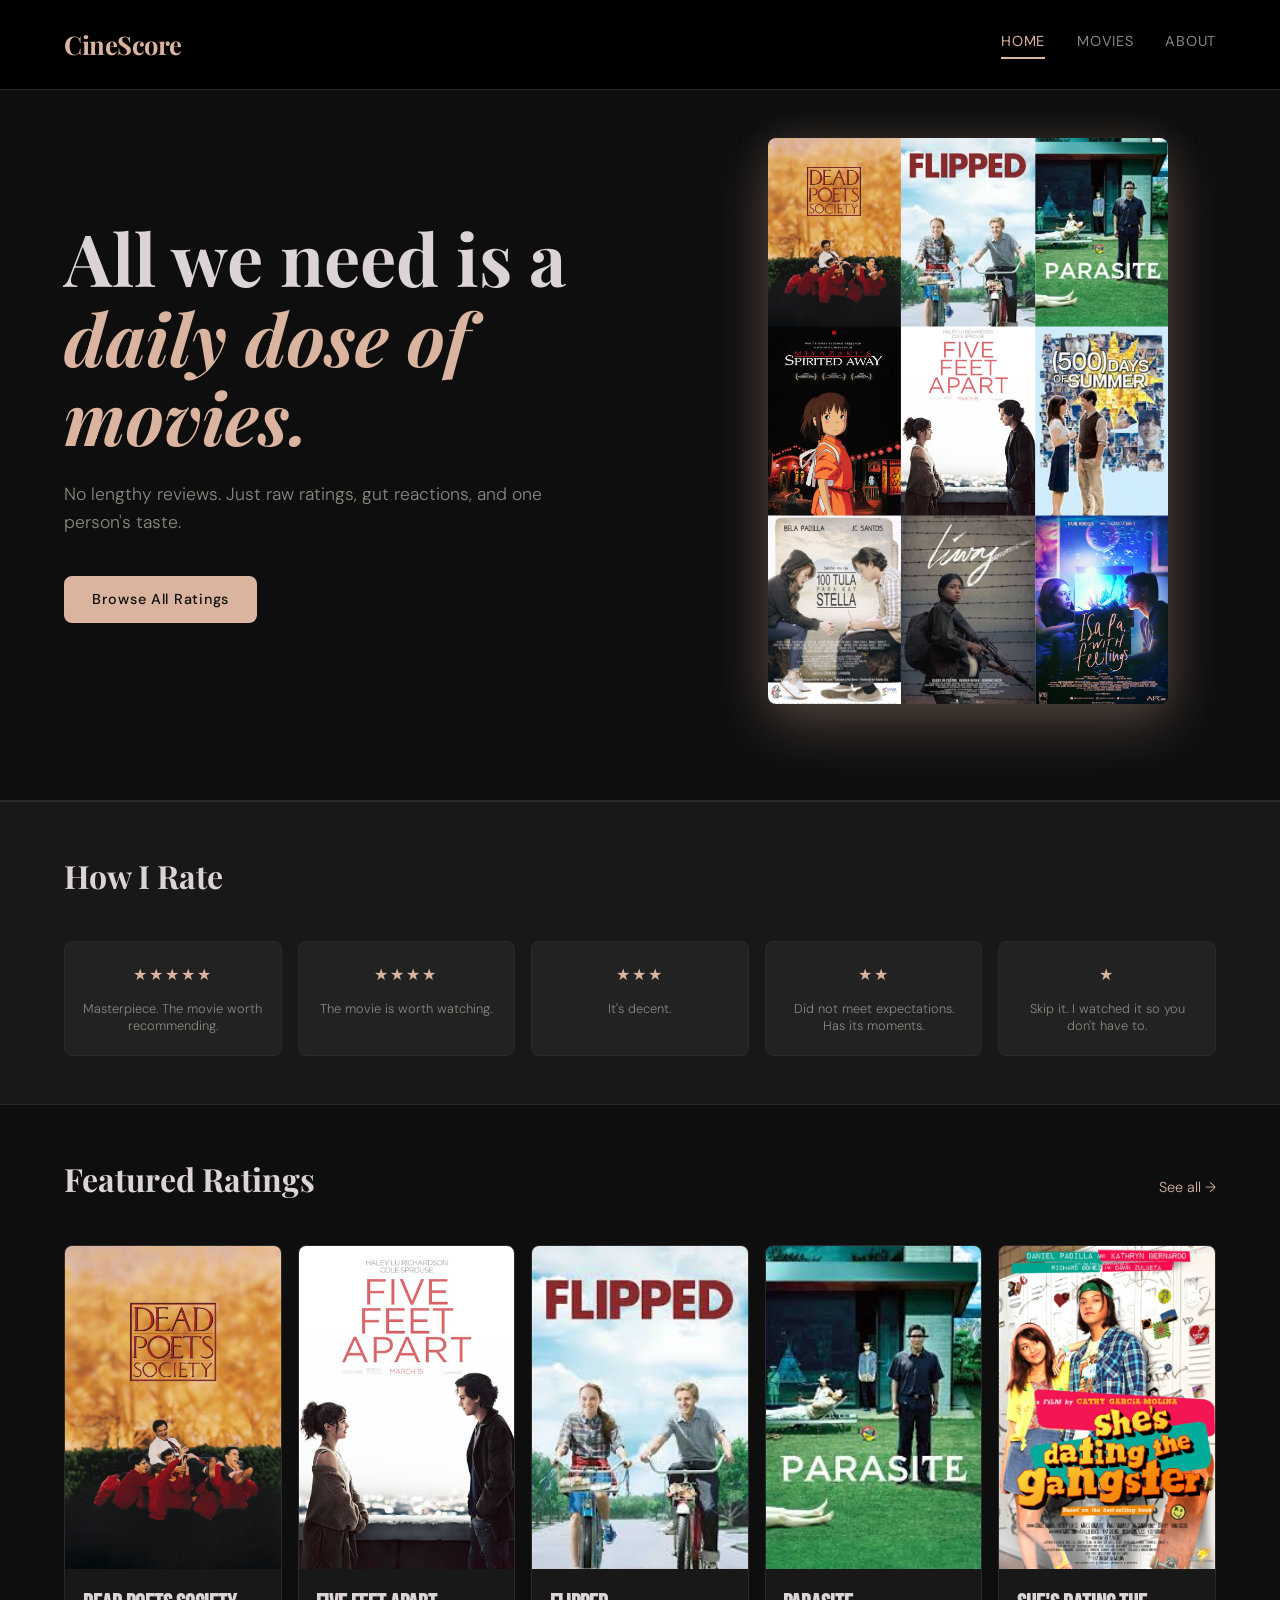
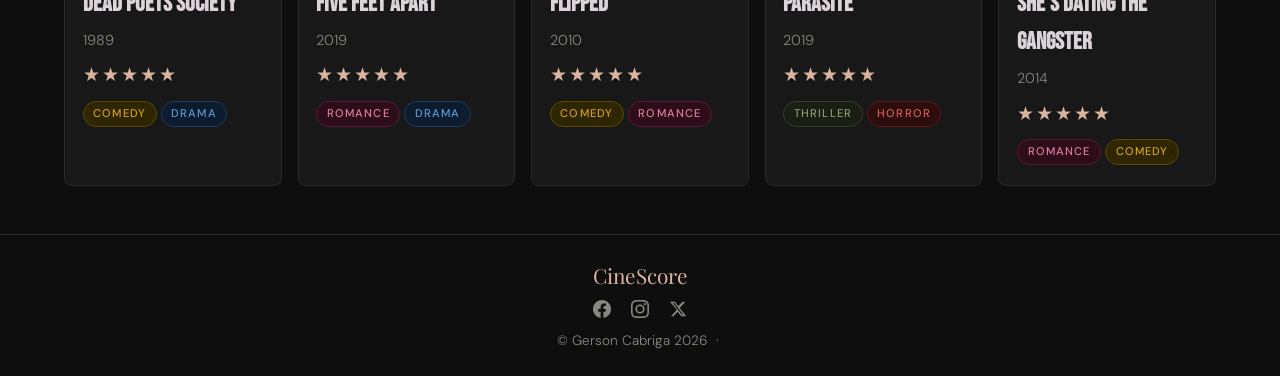
<file: index.html>
<!DOCTYPE html>
<html lang="en">
<head>
  <meta charset="UTF-8" />
  <meta name="viewport" content="width=device-width, initial-scale=1.0"/>
  <title>CineScore — Movie Ratings</title>
  <link href="https://fonts.googleapis.com/css2?family=Playfair+Display:ital,wght@0,700;1,400&family=DM+Sans:wght@300;400;500&display=swap" rel="stylesheet"/>
  <link href="https://fonts.googleapis.com/css2?family=Bebas+Neue&display=swap" rel="stylesheet">
  <link rel="stylesheet" href="css/style.css"/>
  <link rel="stylesheet" href="css/index.css"/>
</head>
<body>
 
  <!-- NAVIGATION -->
  <header>
    <a href="index.html" class="logo">CineScore</a>
    <nav>
      <a href="index.html" class="nav-active">HOME</a>
      <a href="movies.html">MOVIES</a>
      <a href="about.html">ABOUT</a>
    </nav>
  </header>
 
  <!-- HERO -->
  <section class="hero">
    <div class="hero-text">
      <h1>All we need is a<br/><em>daily dose of movies.</em></h1>
      <p class="hero-sub">No lengthy reviews. Just raw ratings, gut reactions, and one person's taste.</p>
      <a href="movies.html" class="btn">Browse All Ratings</a>
    </div>
    <span> <img src="images/featured_posters.png" alt="Featured Movie Poster"></span>
    <div class="hero-accent"></div>
  </section>
 
  <!-- RATING SYSTEM -->
  <section class="rating-system">
    <h2>How I Rate</h2>
    <div class="rating-cards">
      <div class="rating-card">
        <span class="stars">★★★★★</span>
        <p>Masterpiece. The movie worth recommending.</p>
      </div>
      <div class="rating-card">
        <span class="stars">★★★★</span>
        <p>The movie is worth watching.</p>
      </div>
      <div class="rating-card">
        <span class="stars">★★★</span>
        <p>It's decent.</p>
      </div>
      <div class="rating-card">
        <span class="stars">★★</span>
        <p>Did not meet expectations. Has its moments.</p>
      </div>
      <div class="rating-card">
        <span class="stars">★</span>
        <p>Skip it. I watched it so you don't have to.</p>
      </div>
    </div>
  </section>
 
  <!-- LATEST RATINGS -->
 <section class="latest">
  <div class="section-header">
    <h2>Featured Ratings</h2>
    <a href="movies.html" class="see-all">See all →</a>
  </div>
  <div class="cards-grid" id="latest-grid">
    <p style="color:#888;font-size:0.8rem;">Loading...</p>
  </div>
</section>
 
  <!-- FOOTER -->
    <footer>
    <p class="footer-logo">CineScore</p>
    <div class="footer-socials">
      <a href="https://www.facebook.com/gersoncabriga.23" target="_blank" aria-label="Facebook">
        <svg viewBox="0 0 24 24"><path d="M24 12.073C24 5.405 18.627 0 12 0S0 5.405 0 12.073C0 18.1 4.388 23.094 10.125 24v-8.437H7.078v-3.49h3.047V9.41c0-3.025 1.792-4.697 4.533-4.697 1.312 0 2.686.236 2.686.236v2.97h-1.513c-1.491 0-1.956.93-1.956 1.886v2.268h3.328l-.532 3.49h-2.796V24C19.612 23.094 24 18.1 24 12.073z"/></svg>
      </a>
      <a href="https://instagram.com/grsn_23" target="_blank" aria-label="Instagram">
        <svg viewBox="0 0 24 24"><path d="M12 2.163c3.204 0 3.584.012 4.85.07 3.252.148 4.771 1.691 4.919 4.919.058 1.265.069 1.645.069 4.849 0 3.205-.012 3.584-.069 4.849-.149 3.225-1.664 4.771-4.919 4.919-1.266.058-1.644.07-4.85.07-3.204 0-3.584-.012-4.849-.07-3.26-.149-4.771-1.699-4.919-4.92-.058-1.265-.07-1.644-.07-4.849 0-3.204.013-3.583.07-4.849.149-3.227 1.664-4.771 4.919-4.919 1.266-.057 1.645-.069 4.849-.069zM12 0C8.741 0 8.333.014 7.053.072 2.695.272.273 2.69.073 7.052.014 8.333 0 8.741 0 12c0 3.259.014 3.668.072 4.948.2 4.358 2.618 6.78 6.98 6.98C8.333 23.986 8.741 24 12 24c3.259 0 3.668-.014 4.948-.072 4.354-.2 6.782-2.618 6.979-6.98.059-1.28.073-1.689.073-4.948 0-3.259-.014-3.667-.072-4.947-.196-4.354-2.617-6.78-6.979-6.98C15.668.014 15.259 0 12 0zm0 5.838a6.162 6.162 0 100 12.324 6.162 6.162 0 000-12.324zM12 16a4 4 0 110-8 4 4 0 010 8zm6.406-11.845a1.44 1.44 0 100 2.881 1.44 1.44 0 000-2.881z"/></svg>
      </a>
      <a href="https://x.com/grsn_23" target="_blank" aria-label="X">
        <svg viewBox="0 0 24 24"><path d="M18.244 2.25h3.308l-7.227 8.26 8.502 11.24H16.17l-4.714-6.231-5.401 6.231H2.746l7.73-8.835L1.254 2.25H8.08l4.253 5.622 5.911-5.622zm-1.161 17.52h1.833L7.084 4.126H5.117z"/></svg>
      </a>
    </div>
    <p>&copy; Gerson Cabriga 2026 &nbsp;·&nbsp;</p>
  </footer>
<script src="js/utils.js"></script>
<script src="js/index.js"></script>
</body>
</html>
</file>
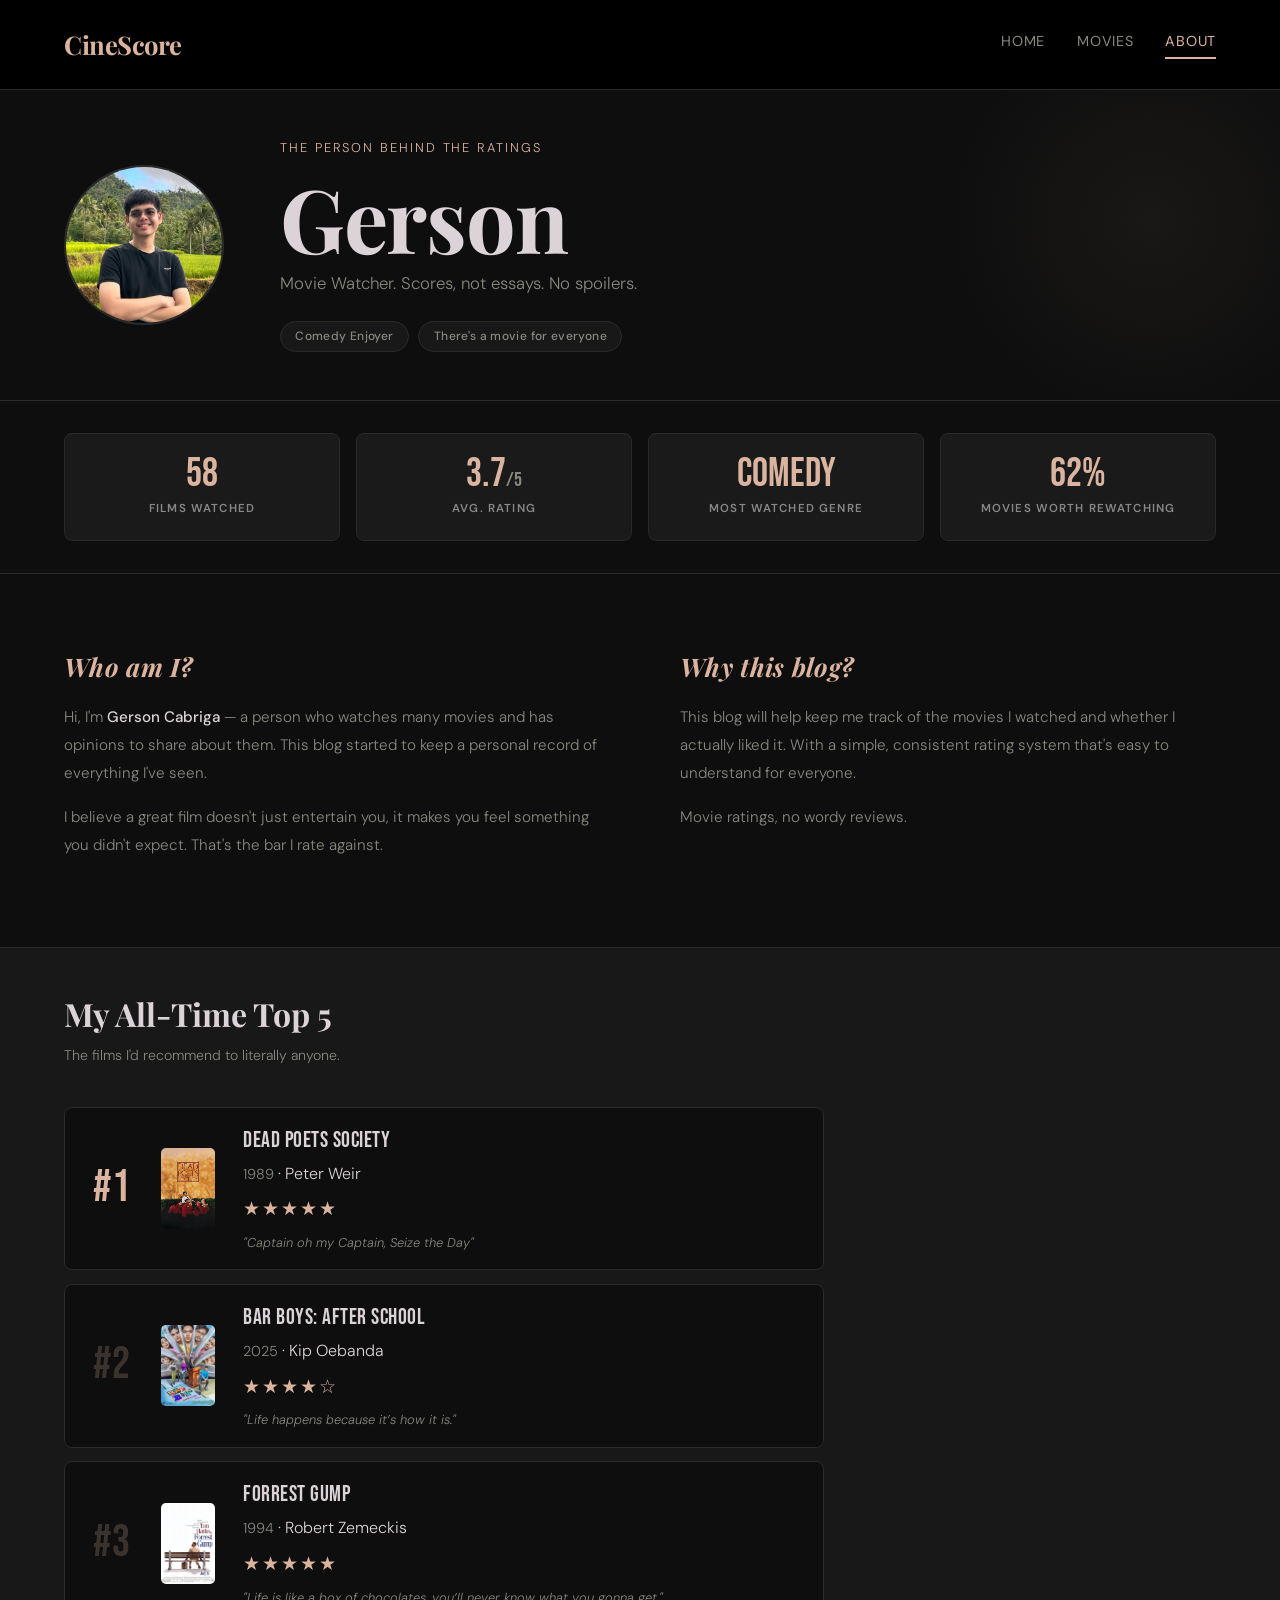
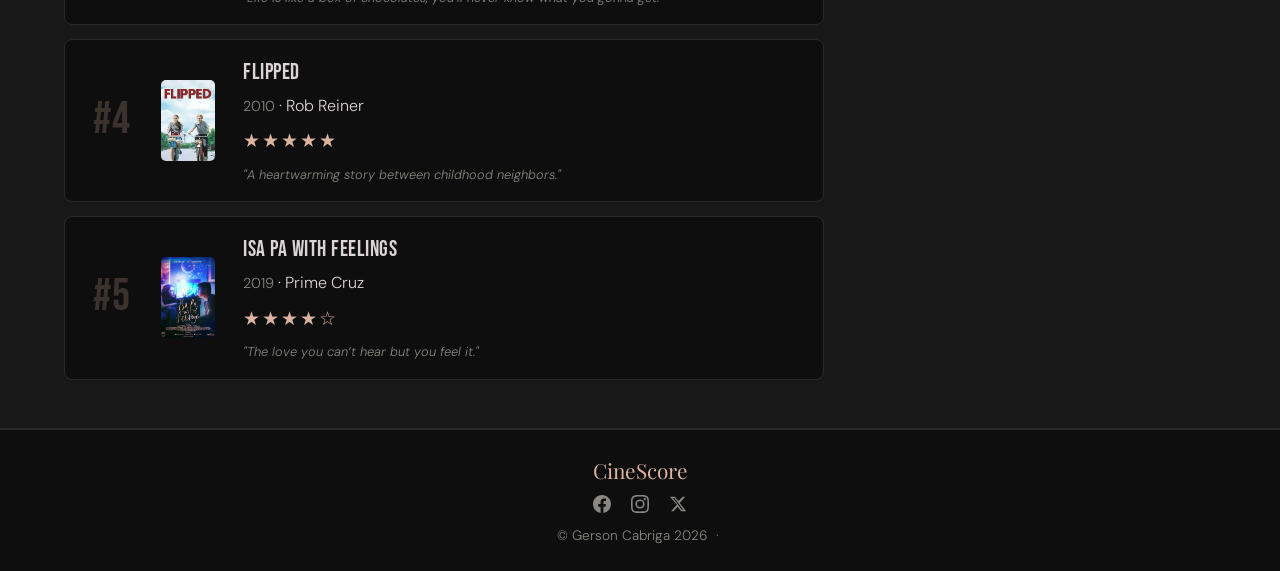
<file: about.html>
<!DOCTYPE html>
<html lang="en">
<head>
    <meta charset="UTF-8">
    <meta name="viewport" content="width=device-width, initial-scale=1.0">
    <title>About Me - CineScore</title>
    <link href="https://fonts.googleapis.com/css2?family=Playfair+Display:ital,wght@0,700;1,400&family=DM+Sans:wght@300;400;500&family=Bebas+Neue&display=swap" rel="stylesheet"/>
    <link rel="stylesheet" href="css/style.css"/>
    <link rel="stylesheet" href="css/about.css"/>
</head>
<body>
  <!-- NAVIGATION -->
  <header>
    <a href="index.html" class="logo">CineScore</a>
    <nav>
      <a href="index.html">HOME</a>
      <a href="movies.html">MOVIES</a>
      <a href="about.html" class="nav-active">ABOUT</a>
    </nav>
  </header>
 
  <!-- HERO -->
  <section class="about-hero">
    <div class="about-profile">
      <div class="profile-photo">
        <img src="images/profile.jpeg" alt="Gerson" onerror="this.style.display='none'"/>
      </div>
      <div class="profile-details">
        <p class="hero-label"> The person behind the ratings</p>
        <h1>Gerson</h1>
        <p class="profile-tagline">Movie Watcher. Scores, not essays. No spoilers.</p>
        <div class="profile-badges">
          <span class="profile-badge">Comedy Enjoyer</span>
          <span class="profile-badge"> There's a movie for everyone</span>
        </div>
      </div>
    </div>
  </section>
 
  <!-- STATS STRIP -->
  <div class="about-stats">
    <div class="stat">
      <span class="stat-number" id="stat-watched">—</span>
      <span class="stat-label">Films Watched</span>
    </div>
    <div class="stat">
      <span class="stat-number" id="stat-avg">—</span>
      <span class="stat-label">Avg. Rating</span>
    </div>
    <div class="stat">
      <span class="stat-number" id="stat-fav-genre">—</span>
      <span class="stat-label">Most Watched Genre</span>
    </div>
    <div class="stat">
      <span class="stat-number" id="stat-rewatch">—</span>
      <span class="stat-label">Movies Worth rewatching</span>
    </div>
  </div>
 
  <!-- ABOUT TEXT -->
  <section class="about-text-section">
    <div class="about-columns">
      <div class="about-col">
        <h3>Who am I?</h3>
        <p>Hi, I'm <strong>Gerson Cabriga</strong> — a person who watches many movies and has opinions to share about them. This blog started to keep a personal record of everything I've seen.</p>
        <p>I believe a great film doesn't just entertain you, it makes you feel something you didn't expect. That's the bar I rate against.</p>
      </div>
      <div class="about-col">
        <h3>Why this blog?</h3>
        <p>This blog will help keep me track of the movies I watched and whether I actually liked it. With a simple, consistent rating system that's easy to understand for everyone.</p>
        <p>Movie ratings, no wordy reviews.</p>
      </div>
    </div>
  </section>
 
  <!-- ALL TIME TOP 5 -->
  <section class="top5-section">
    <div class="section-header">
      <h2>My All-Time Top 5</h2>
      <p class="top5-sub">The films I'd recommend to literally anyone.</p>
    </div>
    <div class="top5-grid" id="top5-grid">
      <p style="color:#888;font-size:0.8rem;">Loading...</p>
    </div>
  </section>
 
    <footer>
    <p class="footer-logo">CineScore</p>
    <div class="footer-socials">
      <a href="https://www.facebook.com/gersoncabriga.23" target="_blank" aria-label="Facebook">
        <svg viewBox="0 0 24 24"><path d="M24 12.073C24 5.405 18.627 0 12 0S0 5.405 0 12.073C0 18.1 4.388 23.094 10.125 24v-8.437H7.078v-3.49h3.047V9.41c0-3.025 1.792-4.697 4.533-4.697 1.312 0 2.686.236 2.686.236v2.97h-1.513c-1.491 0-1.956.93-1.956 1.886v2.268h3.328l-.532 3.49h-2.796V24C19.612 23.094 24 18.1 24 12.073z"/></svg>
      </a>
      <a href="https://instagram.com/grsn_23" target="_blank" aria-label="Instagram">
        <svg viewBox="0 0 24 24"><path d="M12 2.163c3.204 0 3.584.012 4.85.07 3.252.148 4.771 1.691 4.919 4.919.058 1.265.069 1.645.069 4.849 0 3.205-.012 3.584-.069 4.849-.149 3.225-1.664 4.771-4.919 4.919-1.266.058-1.644.07-4.85.07-3.204 0-3.584-.012-4.849-.07-3.26-.149-4.771-1.699-4.919-4.92-.058-1.265-.07-1.644-.07-4.849 0-3.204.013-3.583.07-4.849.149-3.227 1.664-4.771 4.919-4.919 1.266-.057 1.645-.069 4.849-.069zM12 0C8.741 0 8.333.014 7.053.072 2.695.272.273 2.69.073 7.052.014 8.333 0 8.741 0 12c0 3.259.014 3.668.072 4.948.2 4.358 2.618 6.78 6.98 6.98C8.333 23.986 8.741 24 12 24c3.259 0 3.668-.014 4.948-.072 4.354-.2 6.782-2.618 6.979-6.98.059-1.28.073-1.689.073-4.948 0-3.259-.014-3.667-.072-4.947-.196-4.354-2.617-6.78-6.979-6.98C15.668.014 15.259 0 12 0zm0 5.838a6.162 6.162 0 100 12.324 6.162 6.162 0 000-12.324zM12 16a4 4 0 110-8 4 4 0 010 8zm6.406-11.845a1.44 1.44 0 100 2.881 1.44 1.44 0 000-2.881z"/></svg>
      </a>
      <a href="https://x.com/grsn_23" target="_blank" aria-label="X">
        <svg viewBox="0 0 24 24"><path d="M18.244 2.25h3.308l-7.227 8.26 8.502 11.24H16.17l-4.714-6.231-5.401 6.231H2.746l7.73-8.835L1.254 2.25H8.08l4.253 5.622 5.911-5.622zm-1.161 17.52h1.833L7.084 4.126H5.117z"/></svg>
      </a>
    </div>
    <p>&copy; Gerson Cabriga 2026 &nbsp;·&nbsp;</p>
  </footer>
 
  <script src="js/utils.js"></script>
  <script src="js/about.js"></script>
</body>
</html>
</file>
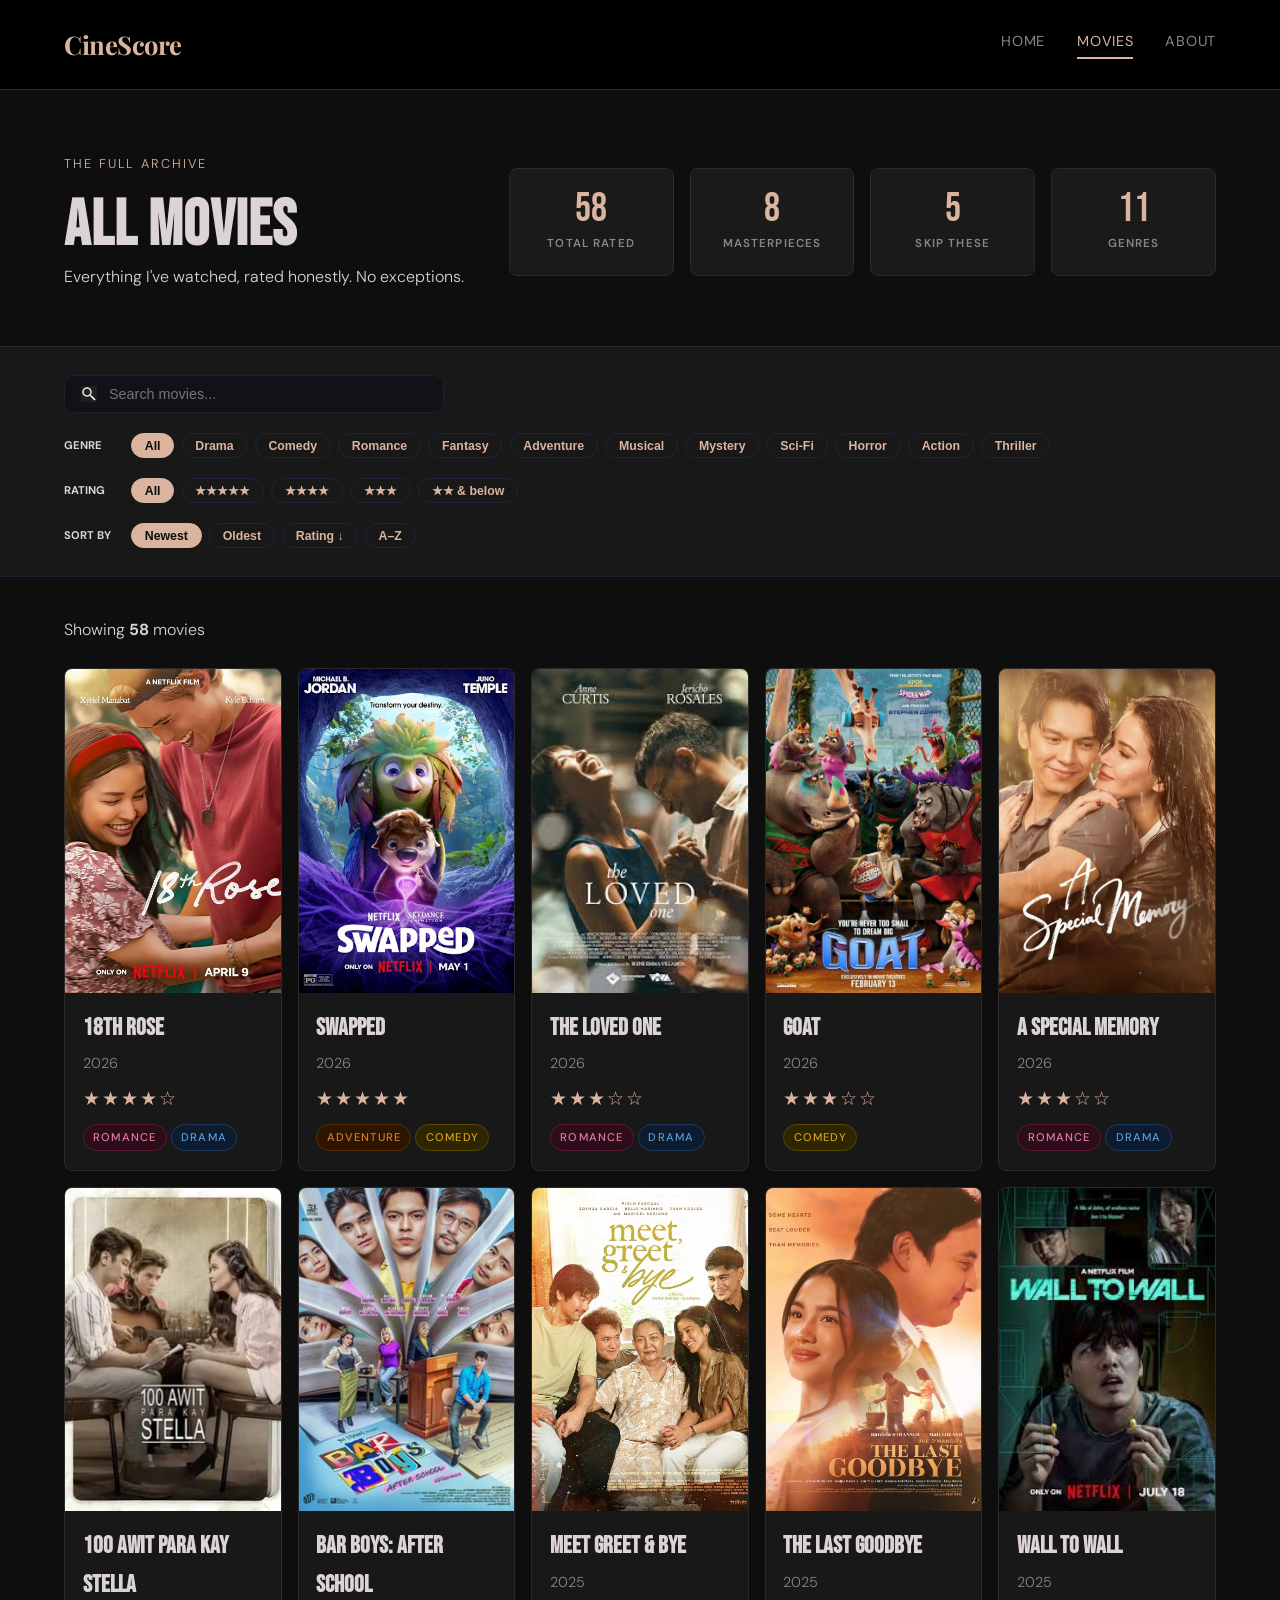
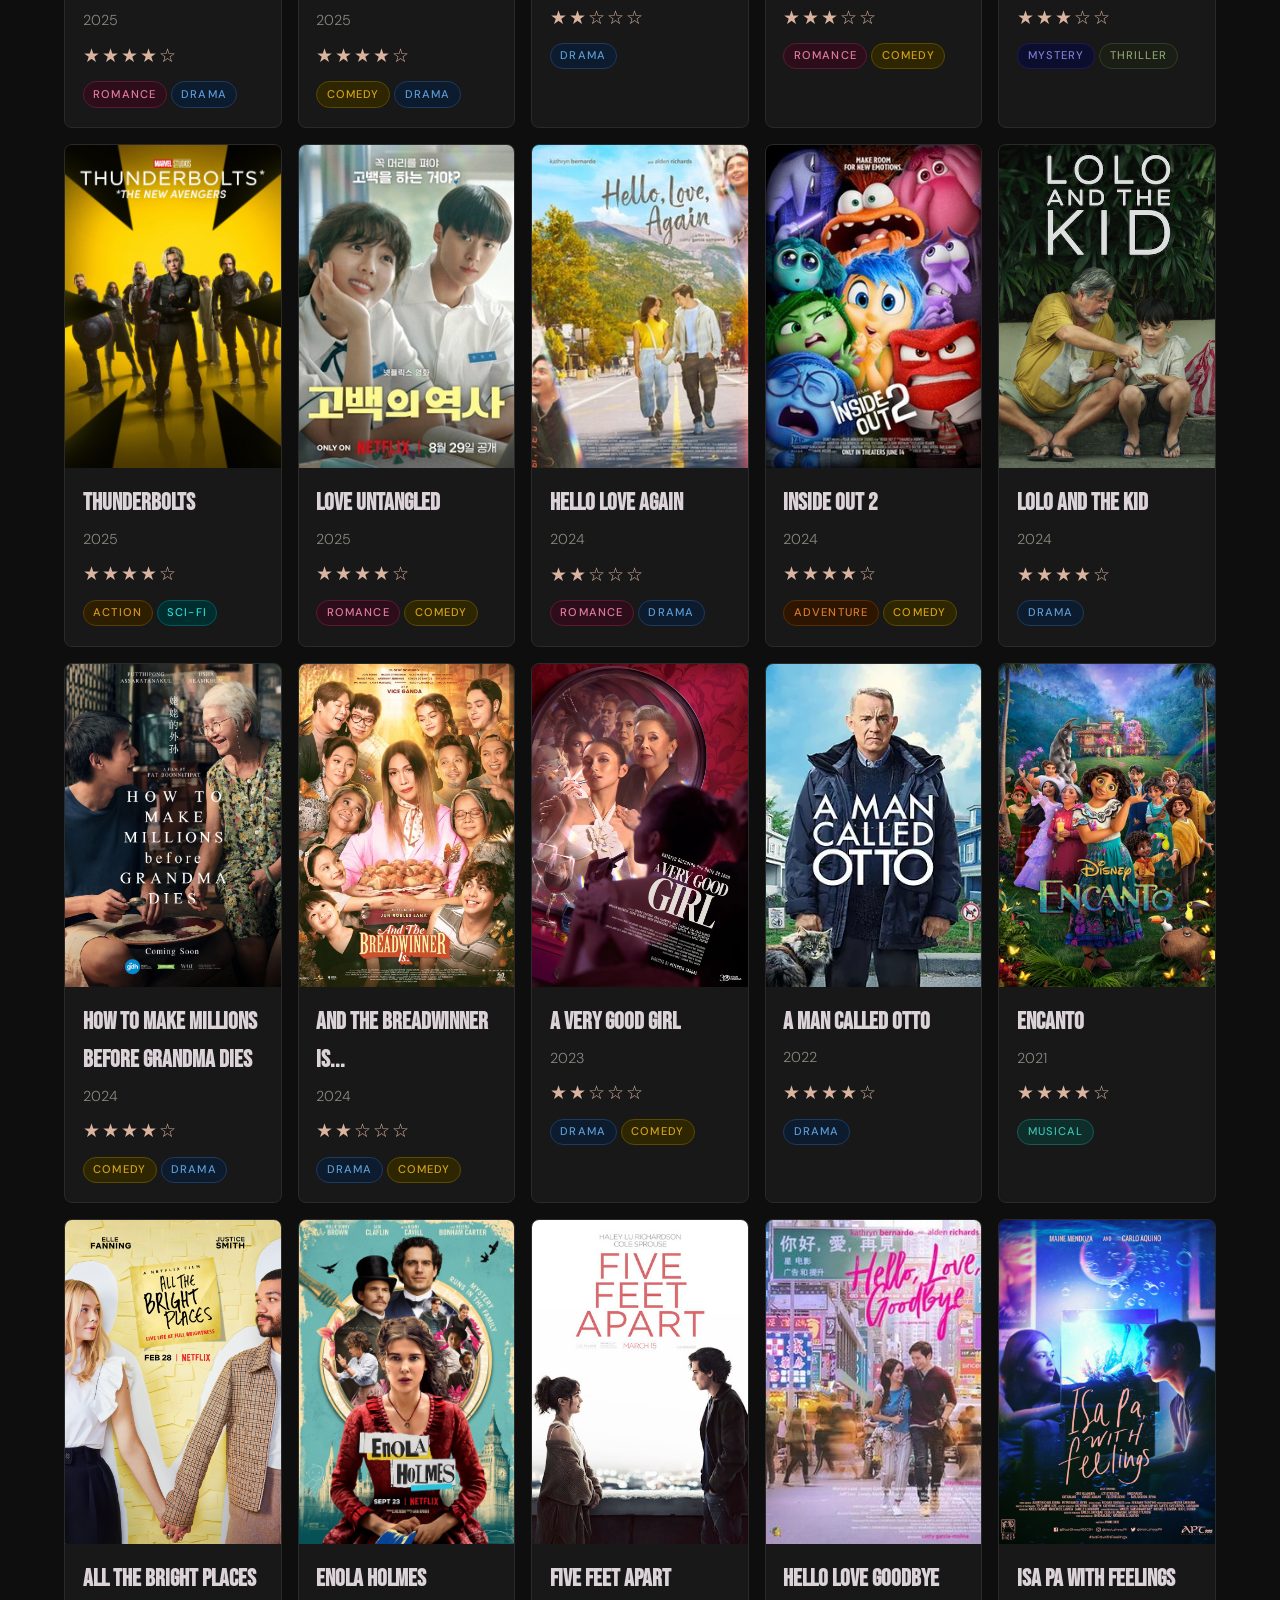
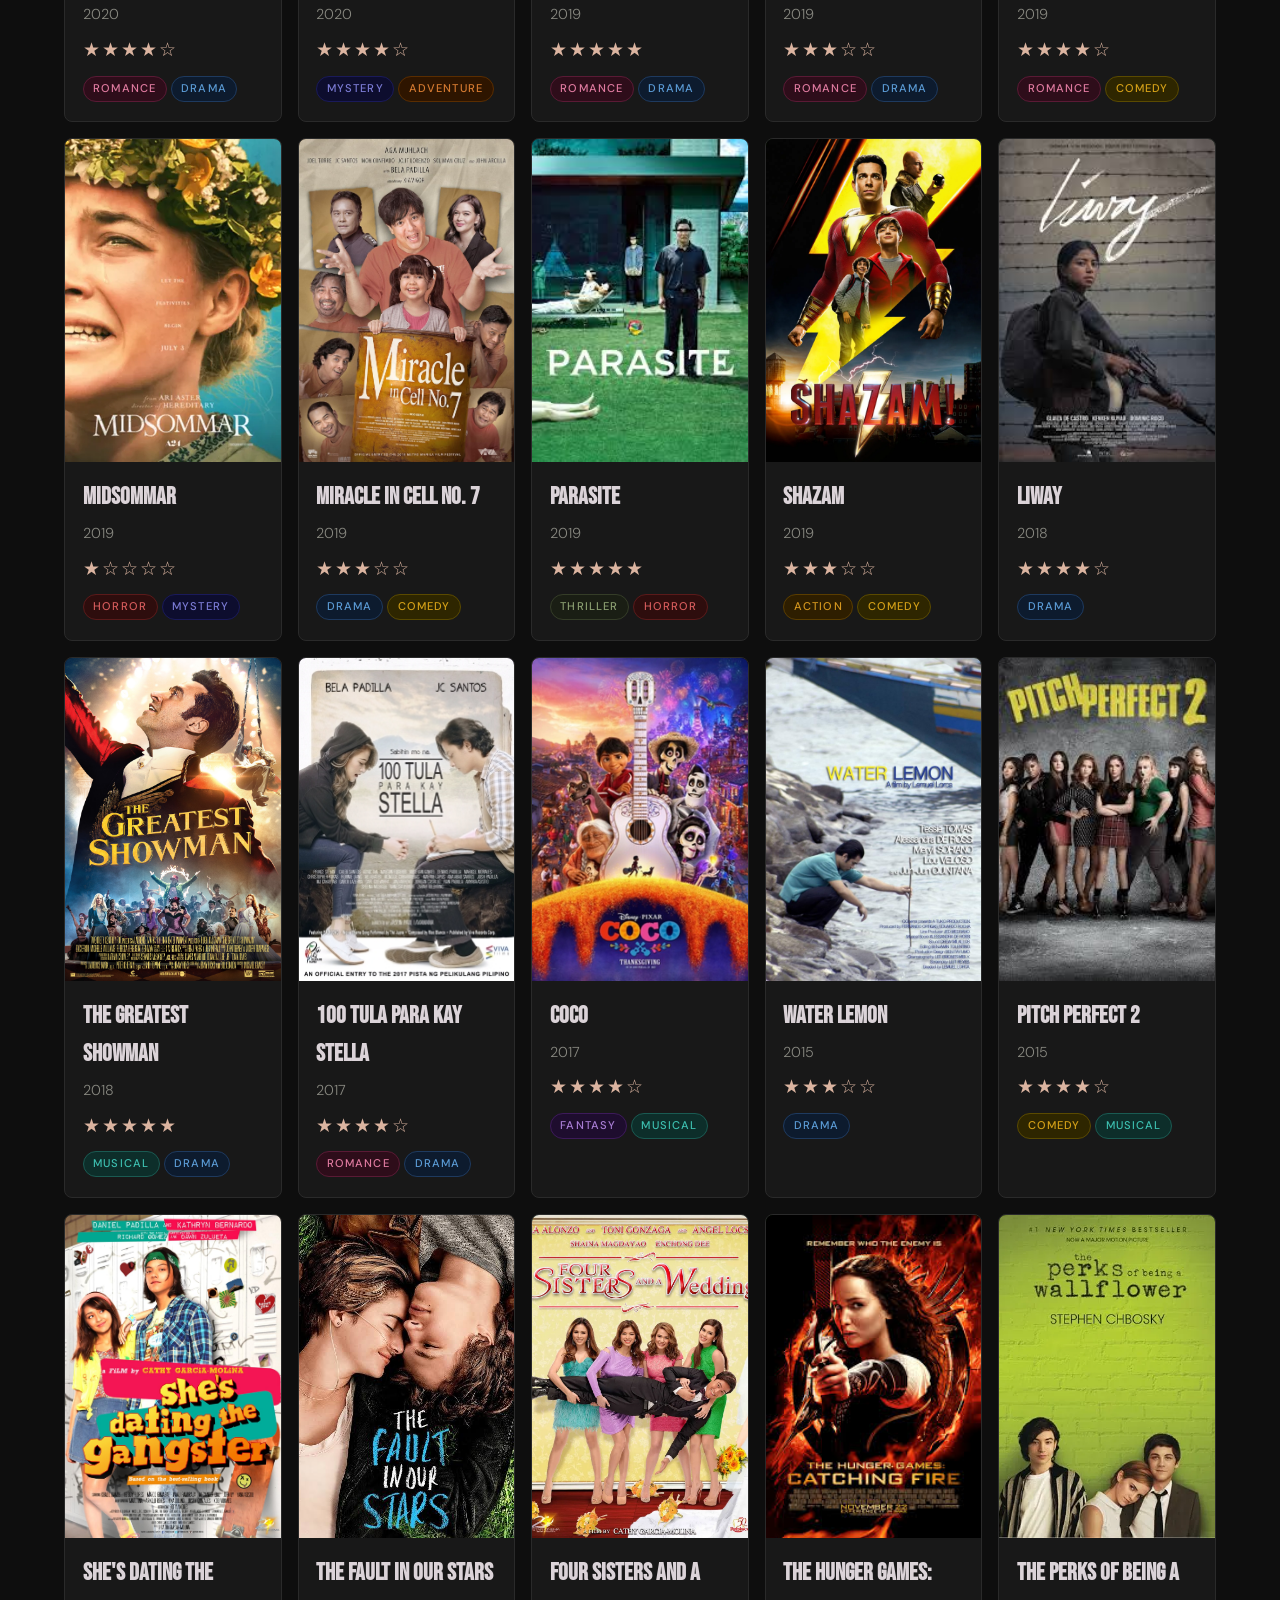
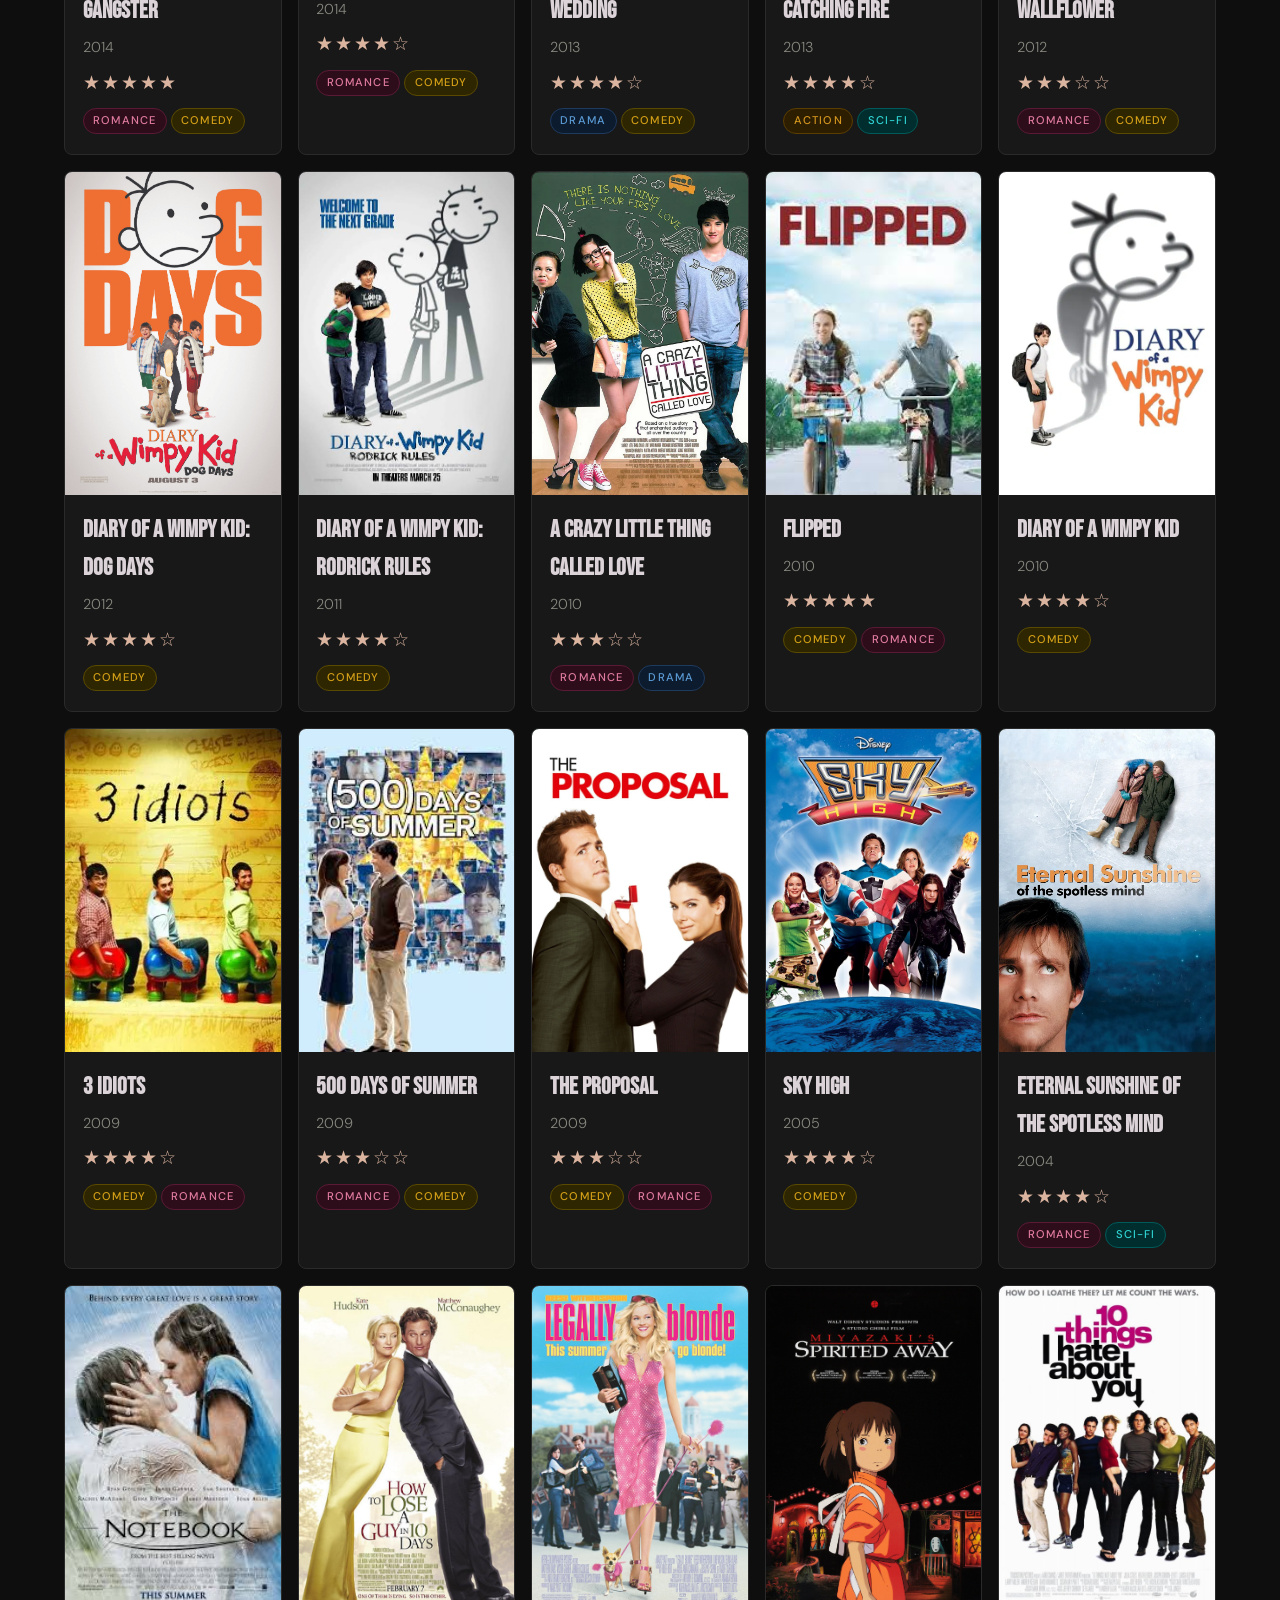
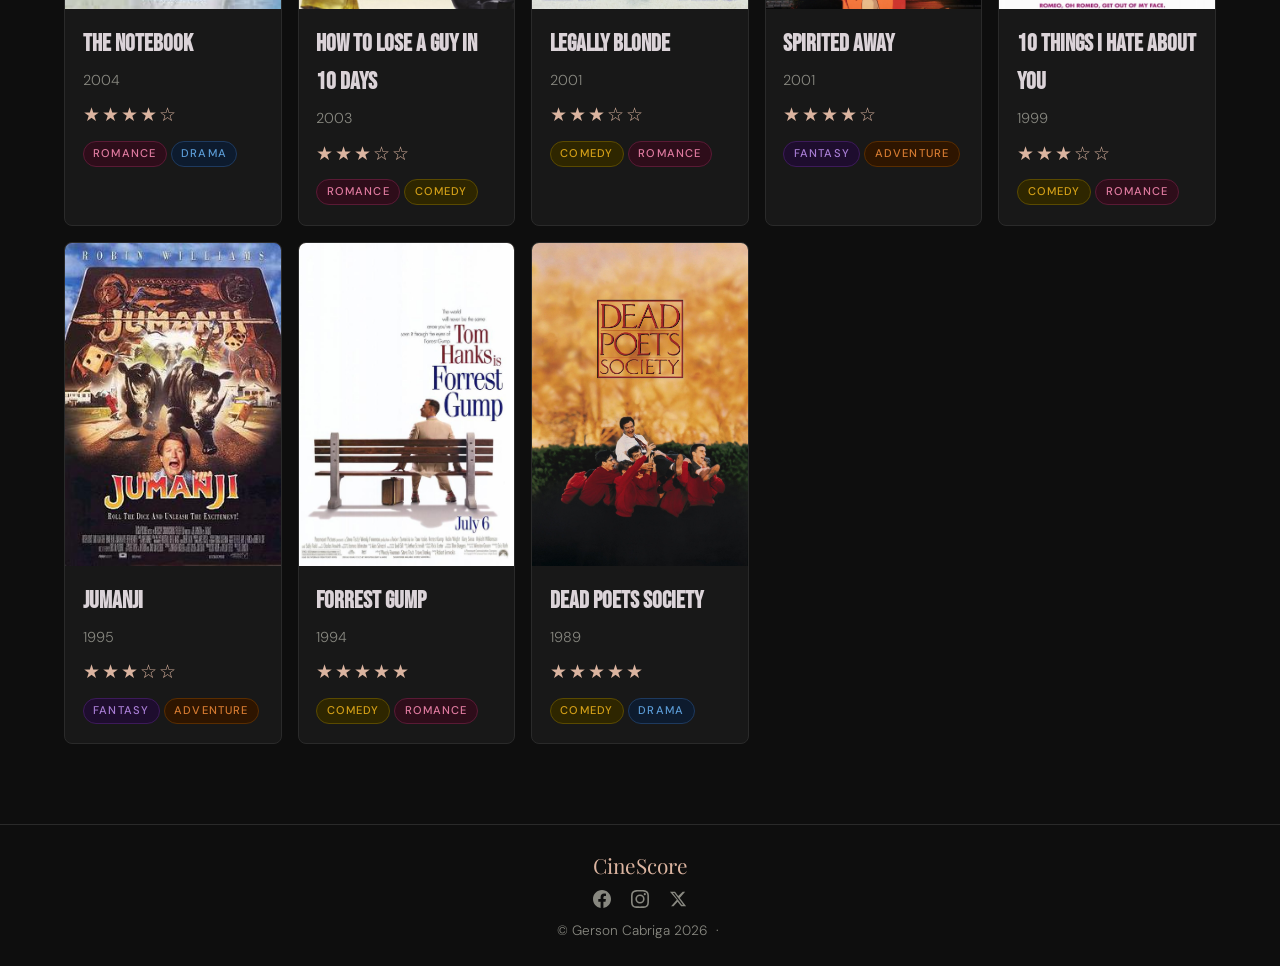
<file: movies.html>
<!DOCTYPE html>
<html lang="en">
<head>
    <meta charset="UTF-8">
    <meta name="viewport" content="width=device-width, initial-scale=1.0">
    <title>Movies - CineScore</title>
    <link href="https://fonts.googleapis.com/css2?family=Playfair+Display:ital,wght@0,700;1,400&family=DM+Sans:wght@300;400;500&display=swap" rel="stylesheet"/>
    <link href="https://fonts.googleapis.com/css2?family=Bebas+Neue&display=swap" rel="stylesheet">
    <link rel="stylesheet" href="css/movies.css"/>
    <link rel="stylesheet" href="css/style.css"/>
</head>
<body>
    <!-- NAVIGATION -->
    <header>
    <a href="index.html" class="logo">CineScore</a>
    <nav>
      <a href="index.html">HOME</a>
      <a href="movies.html" class="nav-active">MOVIES</a>
      <a href="about.html">ABOUT</a>
    </nav>
  </header>
 
  <!-- HERO -->
  <section class="page-hero">
    <div class="page-hero-text">
      <p class="hero-label">The full archive</p>
      <h1>ALL MOVIES</h1>
      <p class="hero-sub">Everything I've watched, rated honestly. No exceptions.</p>
    </div>
    <div class="page-hero-stats">
      <div class="stat"><span class="stat-number" id="stat-total">—</span><span class="stat-label">Total Rated</span></div>
      <div class="stat"><span class="stat-number" id="stat-masterpieces">—</span><span class="stat-label">Masterpieces</span></div>
      <div class="stat"><span class="stat-number" id="stat-skip">—</span><span class="stat-label">Skip These</span></div>
      <div class="stat"><span class="stat-number" id="stat-genres">—</span><span class="stat-label">Genres</span></div>
    </div>
   </section>
 
    <!-- FILTERS -->
  <section class="filters-section">
    <div class="search-bar">
      <img src="images/white-search-icon-button.png" alt="search" width="16" height="16"/>
      <input type="text" placeholder="Search movies..." />
      <button class="search-clear" id="clear-search" style="display:none;">✕</button>
    </div>
    <div class="filter-groups">
        <span class="filter-label">Genre</span>
        <div class="filter-buttons">
          <button class="filter-btn active">All</button>
          <button class="filter-btn">Drama</button>
          <button class="filter-btn">Comedy</button>
          <button class="filter-btn">Romance</button>
          <button class="filter-btn">Fantasy</button>
          <button class="filter-btn">Adventure</button>
          <button class="filter-btn">Musical</button>
          <button class="filter-btn">Mystery</button>
          <button class="filter-btn">Sci-Fi</button>
          <button class="filter-btn">Horror</button>
          <button class="filter-btn">Action</button>
          <button class="filter-btn">Thriller</button>
        </div>
      </div>
      <div class="filter-groups">
        <span class="filter-label">Rating</span>
        <div class="filter-buttons">
          <button class="filter-btn active">All</button>
          <button class="filter-btn">★★★★★</button>
          <button class="filter-btn">★★★★</button>
          <button class="filter-btn">★★★</button>
          <button class="filter-btn">★★ &amp; below</button>
        </div>
      </div>
      <div class="filter-groups">
        <span class="filter-label">Sort By</span>
        <div class="filter-buttons">
          <button class="filter-btn active">Newest</button>
          <button class="filter-btn">Oldest</button>
          <button class="filter-btn">Rating ↓</button>
          <button class="filter-btn">A–Z</button>
        </div>
      </div>
  </section>
 

  <!-- MOVIES GRID -->
   <section class="archive-section">
    <p class="result-count">Showing <strong>0</strong> movies</p><br>
    <div class="cards-grid cards-grid-4" id="movies-grid">
      <p style="color:#888;font-size:0.8rem;">Loading...</p>
    </div>
  </section>

  <footer>
    <p class="footer-logo">CineScore</p>
    <div class="footer-socials">
      <a href="https://www.facebook.com/gersoncabriga.23" target="_blank" aria-label="Facebook">
        <svg viewBox="0 0 24 24"><path d="M24 12.073C24 5.405 18.627 0 12 0S0 5.405 0 12.073C0 18.1 4.388 23.094 10.125 24v-8.437H7.078v-3.49h3.047V9.41c0-3.025 1.792-4.697 4.533-4.697 1.312 0 2.686.236 2.686.236v2.97h-1.513c-1.491 0-1.956.93-1.956 1.886v2.268h3.328l-.532 3.49h-2.796V24C19.612 23.094 24 18.1 24 12.073z"/></svg>
      </a>
      <a href="https://instagram.com/grsn_23" target="_blank" aria-label="Instagram">
        <svg viewBox="0 0 24 24"><path d="M12 2.163c3.204 0 3.584.012 4.85.07 3.252.148 4.771 1.691 4.919 4.919.058 1.265.069 1.645.069 4.849 0 3.205-.012 3.584-.069 4.849-.149 3.225-1.664 4.771-4.919 4.919-1.266.058-1.644.07-4.85.07-3.204 0-3.584-.012-4.849-.07-3.26-.149-4.771-1.699-4.919-4.92-.058-1.265-.07-1.644-.07-4.849 0-3.204.013-3.583.07-4.849.149-3.227 1.664-4.771 4.919-4.919 1.266-.057 1.645-.069 4.849-.069zM12 0C8.741 0 8.333.014 7.053.072 2.695.272.273 2.69.073 7.052.014 8.333 0 8.741 0 12c0 3.259.014 3.668.072 4.948.2 4.358 2.618 6.78 6.98 6.98C8.333 23.986 8.741 24 12 24c3.259 0 3.668-.014 4.948-.072 4.354-.2 6.782-2.618 6.979-6.98.059-1.28.073-1.689.073-4.948 0-3.259-.014-3.667-.072-4.947-.196-4.354-2.617-6.78-6.979-6.98C15.668.014 15.259 0 12 0zm0 5.838a6.162 6.162 0 100 12.324 6.162 6.162 0 000-12.324zM12 16a4 4 0 110-8 4 4 0 010 8zm6.406-11.845a1.44 1.44 0 100 2.881 1.44 1.44 0 000-2.881z"/></svg>
      </a>
      <a href="https://x.com/grsn_23" target="_blank" aria-label="X">
        <svg viewBox="0 0 24 24"><path d="M18.244 2.25h3.308l-7.227 8.26 8.502 11.24H16.17l-4.714-6.231-5.401 6.231H2.746l7.73-8.835L1.254 2.25H8.08l4.253 5.622 5.911-5.622zm-1.161 17.52h1.833L7.084 4.126H5.117z"/></svg>
      </a>
    </div>
    <p>&copy; Gerson Cabriga 2026 &nbsp;·&nbsp;</p>
  </footer>
 
<button class="back-to-top" id="back-to-top" aria-label="Back to top">↑</button>
 
<script>
  <!-- BACK TO TOP BUTTON -->
  const backToTop = document.getElementById('back-to-top');
  window.addEventListener('scroll', () => {
    backToTop.classList.toggle('visible', window.scrollY > 400);
  });
  backToTop.addEventListener('click', () => {
    window.scrollTo({ top: 0, behavior: 'smooth' });
  });
</script>
 
<script src="js/utils.js"></script>
<script src="js/movies.js"></script>
 
</body>
</html>
</file>
<file: css/style.css>
/* --- Reset & Base --- */
*, *::before, *::after {
  box-sizing: border-box;
  margin: 0;
  padding: 0;
}
 
html {
  scroll-behavior: smooth;
}
 
body {
  background-color: #0e0e0e;
  color: #DBD3D8;
  font-family: 'DM Sans', sans-serif;
  font-weight: 300;
  line-height: 1.6;
  min-height: 100vh;
}
 
img {
  max-width: 100%;
  display: block;
}
 
a {
  color: #DBB4A0;
  text-decoration: none;
}
 
/* --- Header / Nav --- */
header {
  display: flex;
  justify-content: space-between;
  align-items: center;
  padding: 1.5rem 5%;
  position: sticky;
  top: 0;
  background: black;
  border-bottom: 1px solid #2a2a2a;
  z-index: 100;
}
 
.logo {
  font-family: 'Playfair Display', Georgia, serif;
  font-size: 1.6rem;
  font-weight: 700;
  color: #DBB4A0;
  letter-spacing: -0.5px;
}
 
nav {
  display: flex;
  gap: 2rem;
}
 
nav a {
  font-size: 0.9rem;
  font-weight: 400;
  color: #888880;
  letter-spacing: 0.05em;
  transition: color 0.25s ease;
}
 
nav a:hover {
  color: #DBB4A0;
}
 
.nav-active {
  color: #DBB4A0;
  border-bottom: 2px solid #DBB4A0;
  padding-bottom: 0.25rem;
}
 
/* --- Buttons --- */
.btn {
  display: inline-block;
  padding: 0.75rem 1.75rem;
  background: #DBB4A0;
  color: #0e0e0e;
  font-family: 'DM Sans', sans-serif;
  font-weight: 500;
  font-size: 0.9rem;
  letter-spacing: 0.05em;
  border-radius: 8px;
  transition: background 0.25s ease, transform 0.25s ease;
}
 
.btn:hover {
  background: #D77A61;
}
 
.btn-outline {
  background: transparent;
  color: #DBB4A0;
  border: 1px solid #DBB4A0;
}
 
.btn-outline:hover {
  background: #DBB4A0;
  color: #0e0e0e;
}
 
h2 {
  font-family: 'Playfair Display', Georgia, serif;
  font-size: 2rem;
  font-weight: 700;
  margin-bottom: 2.5rem;
}
 
.section-header {
  display: flex;
  justify-content: space-between;
  align-items: baseline;
  margin-bottom: 2.5rem;
}
 
.section-header h2 {
  margin-bottom: 0;
}
 
.hero-label {
  font-size: 0.8rem;
  text-transform: uppercase;
  letter-spacing: 0.15em;
  color: #DBB4A0;
  margin-bottom: 1.2rem;
}
 
.see-all {
  font-size: 0.9rem;
  color: #DBB4A0;
  transition: opacity 0.25s ease;
}
 
.see-all:hover {
  opacity: 0.7;
}
 
/* --- Movie Cards (shared across index + movies) --- */
.cards-grid {
  display: grid;
  grid-template-columns: repeat(5, 1fr);
  gap: 1rem;
}
 
.movie-card {
  background: #181818;
  border: 1px solid #2a2a2a;
  border-radius: 8px;
  overflow: hidden;
  transition: transform 0.25s ease, border-color 0.25s ease, box-shadow 0.25s ease;
  cursor: pointer;
}
 
.movie-card:hover {
  border-color: #DBB4A0;
  box-shadow: 0 16px 40px rgba(219, 180, 160, 0.12);
  transform: translateY(-4px);
}
 
.poster {
  position: relative;
  width: 100%;
  aspect-ratio: 2/3;
  overflow: hidden;
  display: flex;
  align-items: center;
  justify-content: center;
}
 
.poster img {
  width: 100%;
  height: 100%;
  object-fit: cover;
  position: absolute;
  top: 0; left: 0;
  transition: transform 0.4s ease;
}
 
.poster-placeholder {
  font-size: 3rem;
  opacity: 0.3;
  z-index: 0;
}
 
.poster-synopsis {
  position: absolute;
  inset: 0;
  background: rgba(0, 0, 0, 0.85);
  color: #e8e0d0;
  font-family: 'DM Sans', sans-serif;
  font-size: 0.78rem;
  line-height: 1.7;
  padding: 1.25rem;
  opacity: 0;
  transition: opacity 0.3s ease;
  overflow-y: auto; 
 -webkit-overflow-scrolling: touch; 
}
 
.movie-card:hover .poster-synopsis,
.movie-card.tapped .poster-synopsis {
  opacity: 1;
}
 
.card-info {
  padding: 1rem 1.1rem 1.2rem;
}
 
.card-info h3 {
  font-family: 'Bebas Neue', Georgia, serif;
  font-size: 1.5rem;
  font-weight: 700;
  margin-bottom: 0.2rem;
  white-space: normal;
  overflow: visible;
  text-overflow: unset;
}
 
.year {
  font-size: 0.9rem;
  color: #888880;
}
 
.card-stars {
  font-size: 1.2rem;
  color: #DBB4A0;
  letter-spacing: 2px;
  margin: 0.5rem 0;
}
 

.genre-tag {
  display: inline-block;
  font-size: 0.7rem;
  text-transform: uppercase;
  letter-spacing: 0.1em;
  padding: 0.2rem 0.6rem;
  border-radius: 999px;
  border: 1px solid transparent;
  font-weight: 500;
}
 
/* Genre colors */
.genre-drama     {
   background: #0d1b2e; 
   color: #5b9bd5; 
   border-color: #1e3a5f; 
  }
.genre-comedy    { 
  background: #2e2600; 
  color: #d4a017; 
  border-color: #5a4a00; 
}
.genre-romance   { 
  background: #2e0d1a; 
  color: #e07ba0; 
  border-color: #5a1a35; 
}
.genre-fantasy   { 
  background: #1e0d2e; 
  color: #a87dd4; 
  border-color: #3d1a5a; 
}
.genre-adventure { 
  background: #2e1500; 
  color: #d47a30; 
  border-color: #5a2d00; 
}
.genre-musical   { 
  background: #0d2e2a; 
  color: #3dbfb0; 
  border-color: #1a5a52; 
}
.genre-mystery   { 
  background: #0d0d2e; 
  color: #7b7bd4; 
  border-color: #1a1a5a; 
}
.genre-sci-fi    { 
  background: #002e2e; 
  color: #30d4d4; 
  border-color: #005a5a; 
}
.genre-horror    { 
  background: #2e0d0d; 
  color: #d45b5b; 
  border-color: #5a1a1a; 
}
.genre-action    { 
  background: #2e1e00; 
  color: #d4961e; 
  border-color: #5a3d00; 
}
.genre-thriller  { 
  background: #1a1e14; 
  color: #8a9e70; 
  border-color: #353d28; 
}
 
 
/* --- Stats (shared across movies + about) --- */
.stat {
  text-align: center;
  background: #1a1a1a;
  border: 1px solid #2a2a2a;
  border-radius: 8px;
  padding: 1.25rem 2rem;
}
 
.stat-number {
  display: block;
  font-family: 'Bebas Neue', sans-serif;
  font-size: 2.5rem;
  font-weight: 500;
  color: #DBB4A0;
  line-height: 1;
}
 
.stat-label {
  font-size: 0.72rem;
  text-transform: uppercase;
  letter-spacing: 0.1em;
  color: #888888;
  font-weight: 600;
}
 
/* --- Footer --- */
footer {
  text-align: center;
  padding: 1.5rem 5%;
  border-top: 1px solid #2a2a2a;
  color: #888880;
  font-size: 0.85rem;
}
 
.footer-logo {
  font-family: 'Playfair Display', Georgia, serif;
  font-size: 1.3rem;
  color: #DBB4A0;
  margin-bottom: 0.5rem;
}
 
.footer-socials {
  display: flex;
  justify-content: center;
  gap: 1.25rem;
  margin-bottom: 0.75rem;
}
 
.footer-socials a {
  color: #888880;
  transition: color 0.25s ease;
}
 
.footer-socials a:hover {
  color: #DBB4A0;
}
 
.footer-socials svg {
  width: 18px;
  height: 18px;
  fill: currentColor;
  display: block;
}
 
/* --- Back to Top --- */
.back-to-top {
  position: fixed;
  bottom: 2rem;
  right: 2rem;
  width: 44px;
  height: 44px;
  background: #DBB4A0;
  color: #0e0e0e;
  border: none;
  border-radius: 50%;
  font-size: 1.1rem;
  cursor: pointer;
  opacity: 0;
  visibility: hidden;
  transition: opacity 0.3s ease, visibility 0.3s ease, background 0.25s ease, transform 0.25s ease;
  z-index: 999;
  display: flex;
  align-items: center;
  justify-content: center;
}
 
.back-to-top.visible {
  opacity: 1;
  visibility: visible;
}
 
.back-to-top:hover {
  background: #D77A61;
  transform: translateY(-3px);
}
 
/* --- Responsive --- */
@media (max-width: 900px) {
  .btn {
    display: block;
    text-align: center;
    width: fit-content;
    margin: 0 auto;
  }
  .cards-grid {
    grid-template-columns: repeat(2, 1fr);
  }
   .page-hero-stats {
    grid-template-columns: repeat(2, 1fr);
    width: 100%;
  }
}
 
@media (max-width: 600px) {
  header {
    padding: 1rem 5%;
  }
  nav {
    gap: 1.2rem;
  }
  nav a {
    font-size: 0.8rem;
  }
  .btn {
    display: block;
    text-align: center;
    width: fit-content;
    margin: 0 auto;
  }
  .cards-grid {
    grid-template-columns: repeat(2, 1fr);
    gap: 1rem;
  }
   .page-hero-stats {
    grid-template-columns: repeat(2, 1fr);
    width: 100%;
  }
}
</file>
<file: css/index.css>
/* --- Hero --- */
.hero {
  position: relative;
  padding: 3rem 5% 6rem;
  overflow: hidden;
  border-bottom: 1px solid #2a2a2a;
  display: flex;
  align-items: center;
  gap: 3rem;
}
 
.hero::before {
  content: '';
  position: absolute;
  top: -100px;
  right: -100px;
  width: 600px;
  height: 600px;
  pointer-events: none;
}
 
.hero-text {
  flex: 1;
  min-width: 0;
}
 
.hero > span {
  flex-shrink: 0;
  display: flex;
  align-items: center;
  justify-content: center;
}
 
.hero > span img {
  max-width: 400px;
  height: auto;
  box-shadow: 0 20px 60px rgba(219, 180, 160, 0.3), 0 0 40px rgba(219, 180, 160, 0.1);
  border-radius: 8px;
}
 
.hero h1 {
  font-family: 'Playfair Display', Georgia, serif;
  font-size: clamp(2.5rem, 6vw, 4.5rem);
  font-weight: 700;
  line-height: 1.1;
  max-width: 700px;
  margin-bottom: 1.5rem;
}
 
.hero h1 em {
  font-style: italic;
  color: #DBB4A0;
}
 
.hero-sub {
  font-size: 1.1rem;
  color: #888880;
  max-width: 480px;
  margin-bottom: 2.5rem;
}
 
/* --- Rating System --- */
.rating-system {
  background: #181818;
  border-top: 1px solid #2a2a2a;
  border-bottom: 1px solid #2a2a2a;
  padding: 3rem 5%;
}
 
.rating-cards {
  display: grid;
  grid-template-columns: repeat(5, 1fr);
  gap: 1rem;
}
 
.rating-card {
  background: #222222;
  border: 1px solid #2a2a2a;
  border-radius: 8px;
  padding: 1.25rem 1rem;
  text-align: center;
  transition: border-color 0.25s ease, transform 0.25s ease;
}
 
.rating-card:hover {
  border-color: #DBB4A0;
}
 
.rating-card .stars {
  display: block;
  font-size: 1rem;
  color: #DBB4A0;
  margin-bottom: 0.75rem;
  letter-spacing: 2px;
}
 
.rating-card p {
  font-size: 0.8rem;
  color: #888880;
  line-height: 1.4;
}
 
/*--- Featured Ratings --- */
.latest {
  padding: 3rem 5%;
}
 
/* --- Responsive --- */
@media (max-width: 900px) {
  .rating-cards {
    grid-template-columns: repeat(3, 1fr);
  }
  .hero {
    flex-direction: column;
    gap: 2rem;
    text-align: center;
  }
  .hero > span img {
    max-width: 300px;
  }
  .hero-sub {
    margin: 0 auto 2.5rem;
  }
  .btn {
    margin: 0 auto;
  }
}
@media (max-width: 600px) {
  .rating-cards {
    grid-template-columns: repeat(2, 1fr);
  }
  .hero > span img {
    max-width: 250px;
  }
}
</file>
<file: css/about.css>
/* --- Hero --- */
.about-hero {
  padding: 3rem 5%;
  border-bottom: 1px solid #2a2a2a;
  position: relative;
  overflow: hidden;
}
 
/* Subtle background accent like index hero */
.about-hero::before {
  content: '';
  position: absolute;
  top: -80px;
  right: -80px;
  width: 420px;
  height: 420px;
  background: radial-gradient(ellipse at center, rgba(219,180,160,0.06) 0%, transparent 70%);
  pointer-events: none;
}
 
.about-profile {
  display: flex;
  align-items: center;
  gap: 3.5rem;
}
 
.profile-photo {
  position: relative;
  width: 160px;
  height: 160px;
  flex-shrink: 0;
}
 
.profile-photo img {
  width: 100%;
  height: 100%;
  object-fit: cover;
  border-radius: 50%;
  border: 2px solid #2a2a2a;
  position: relative;
  z-index: 1;
}
 
.profile-photo-placeholder {
  position: absolute;
  inset: 0;
  background: #181818;
  border: 2px solid #2a2a2a;
  border-radius: 50%;
  display: flex;
  align-items: center;
  justify-content: center;
  font-size: 3.5rem;
  z-index: 0;
}
 
.profile-avatar {
  font-size: 5rem;
  width: 140px;
  height: 140px;
  background: #181818;
  border: 1px solid #2a2a2a;
  border-radius: 50%;
  display: flex;
  align-items: center;
  justify-content: center;
  flex-shrink: 0;
}
 
/* ✦ label — now consistent with index .hero-label */
.hero-label {
  font-size: 0.8rem;
  text-transform: uppercase;
  letter-spacing: 0.15em;
  color: #DBB4A0;
  margin-bottom: 1rem;
}
 
.profile-details h1 {
  font-family: 'Playfair Display', Georgia, serif;
  font-size: clamp(3.5rem, 7vw, 5.5rem);
  font-weight: 700;
  letter-spacing: -1px;
  line-height: 1;
  margin-bottom: 0.5rem;
}
 
.profile-tagline {
  color: #888880;
  font-size: 1.05rem;
  margin-bottom: 1.5rem;
}
 
.profile-badges {
  display: flex;
  gap: 0.6rem;
  flex-wrap: wrap;
}
 
.profile-badge {
  font-size: 0.75rem;
  font-weight: 500;
  background: #181818;
  border: 1px solid #2a2a2a;
  border-radius: 999px;
  padding: 0.3rem 0.9rem;
  color: #888880;
  letter-spacing: 0.03em;
}
 
/* --- Stats (matches movies.css .stat design) --- */
.about-stats {
  display: grid;
  grid-template-columns: repeat(4, 1fr);
  gap: 1rem;
  padding: 2rem 5%;
  border-bottom: 1px solid #2a2a2a;
}
 
/* --- About Text Columns --- */
.about-text-section {
  padding: 4.5rem 5%;
  border-bottom: 1px solid #2a2a2a;
}
 
.about-columns {
  display: grid;
  grid-template-columns: 1fr 1fr;
  gap: 5rem;
}
 
.about-col h3 {
  font-family: 'Playfair Display', Georgia, serif;
  font-size: 1.6rem;
  letter-spacing: 0.3px;
  color: #DBB4A0;
  margin-bottom: 1rem;
  font-style: italic;
}
 
.about-col p {
  color: #888880;
  font-size: 0.95rem;
  line-height: 1.85;
  margin-bottom: 1rem;
}
 
.about-col p strong {
  color: #DBD3D8;
  font-weight: 500;
}
 
/* --- Top 5 --- */
.top5-section {
  padding: 2.5rem 5% 3rem;
  background: #181818;
  border-bottom: 1px solid #2a2a2a;
}
 
.top5-section .section-header {
  flex-direction: column;
  align-items: flex-start;
  gap: 0.3rem;
  margin-bottom: 2.5rem;
}
 
.top5-sub {
  color: #888880;
  font-size: 0.88rem;
}
 
.top5-grid {
  display: flex;
  flex-direction: column;
  gap: 0.85rem;
  max-width: 760px;
}
 
.top5-card {
  display: flex;
  align-items: center;
  gap: 1.75rem;
  background: #0e0e0e;
  border: 1px solid #2a2a2a;
  border-radius: 8px;
  padding: 1rem 1.5rem;
  transition: border-color 0.25s ease, transform 0.25s ease;
  cursor: default;
}
 
.top5-card:hover {
  border-color: #DBB4A0;
  transform: translateX(6px);
}
 
.top5-rank {
  font-family: 'Bebas Neue', 'Playfair Display', serif;
  font-size: 2.8rem;
  color: #DBB4A0;
  opacity: 0.22;
  width: 44px;
  flex-shrink: 0;
  line-height: 1;
  text-align: center;
}
 
.top5-card:first-child .top5-rank {
  opacity: 1;
}
 
.poster-sm {
  width: 54px !important;
  aspect-ratio: 2/3;
  flex-shrink: 0;
  border-radius: 5px;
  object-fit: cover;
}
 
.top5-poster-placeholder {
  width: 54px;
  aspect-ratio: 2/3;
  flex-shrink: 0;
  border-radius: 5px;
  background: #222;
  border: 1px solid #2a2a2a;
  display: flex;
  align-items: center;
  justify-content: center;
  font-size: 1.4rem;
  opacity: 0.4;
}
 
.top5-info {
  flex: 1;
  min-width: 0;
}
 
.top5-info h4 {
  font-family: 'Bebas Neue', Georgia, serif;
  font-size: 1.35rem;
  font-weight: 400;
  margin-bottom: 0.15rem;
  letter-spacing: 0.5px;
  white-space: nowrap;
  overflow: hidden;
  text-overflow: ellipsis;
}
 
.top5-meta {
  display: flex;
  align-items: center;
  gap: 0.5rem;
}
 
.top5-verdict {
  font-size: 0.8rem;
  color: #888880;
  font-style: italic;
}
 
.top5-stars {
  font-size: 0.8rem;
  color: #DBB4A0;
  letter-spacing: 1px;
}


/* --- Responsive --- */
@media (max-width: 900px) {
  .about-profile {
    gap: 2rem;
  }
  .about-columns {
    grid-template-columns: 1fr;
    gap: 2.5rem;
  }
  .about-stats {
    grid-template-columns: repeat(3, 1fr);
  }
}
 
@media (max-width: 600px) {
  .about-profile {
    flex-direction: column;
    text-align: center;
    gap: 1.5rem;
  }
  .profile-photo {
    width: 120px;
    height: 120px;
  }
  .profile-badges {
    justify-content: center;
  }
  .about-stats {
    grid-template-columns: repeat(2, 1fr);
  }
  .top5-rank {
    font-size: 2rem;
    width: 32px;
  }
}
</file>
<file: css/movies.css>
.page-hero {
  padding: 4rem 5% 3.5rem;
  border-bottom: 1px solid #2a2a2a;
  display: flex;
  justify-content: space-between;
  align-items: center;
  gap: 2rem;
  flex-wrap: wrap;
}
.page-hero h1 {
  font-family: 'Bebas Neue', Georgia, serif;
  font-size: 4rem;
  letter-spacing: 1px;
  line-height: 1;
  margin-bottom: 0.4rem;
  font-weight: 700;
}

.page-hero .hero-sub { 
    margin-bottom: 0; 
}
.page-hero-stats { 
  display: grid;
  grid-template-columns: repeat(4, 1fr);
  gap: 1rem;
  flex-shrink: 0;
}

.movie-card {
  background: #181818;
  border: 1px solid #2a2a2a;
  border-radius: 8px;
  overflow: visible;
  transition: border-color 0.25s ease, box-shadow 0.25s ease;
}
.movie-card:hover {
  border-color: #DBB4A0;
  box-shadow: 0 16px 40px #D77A61;
}

/* =====================
   FILTER SECTION
   ===================== */

/* The whole filter bar background */
.filters-section {
  padding: 1.75rem 5%;
  background: #181818;
  border-bottom: 1px solid #1e1e2e;
  display: flex;
  flex-direction: column;
  gap: 1.25rem;
}

/* The search box */
.search-bar {
  display: flex;
  align-items: center;
  gap: 0.75rem;
  background: #111118;
  border: 1px solid #1e1e2e;
  border-radius: 10px;
  padding: 0.65rem 1rem;
  max-width: 380px;
}

/* Search box glows when you click inside it */
.search-bar:focus-within {
  border-color: #DBB4A0;
}

/* The search icon size */
.search-icon {
  font-size: 0.9rem;
}

/* The text input inside the search box */
.search-bar input {
  background: none;
  border: none;
  outline: none;
  color: #eeeef5;
  font-size: 0.9rem;
  width: 100%;
}

/* The gray placeholder text inside the search box */


/* Stacks filter rows on top of each other */
.filter-groups {
  display: flex;
  align-items: center;
  gap: 0.75rem;
  flex-wrap: wrap;
}

/* The small label on the left e.g. "Genre" or "Rating" */
.filter-label {
  font-size: 0.7rem;
  text-transform: uppercase;
  font-weight: 700;
  width: 55px;
}

/* The row of clickable buttons */
.filter-buttons {
  display: flex;
  gap: 0.45rem;
  flex-wrap: wrap;
}

/* Each individual filter button — default look */
.filter-btn {
  background: #181818;
  border: 1px solid #22223a;
  color: #DBB4A0;
  font-size: 0.77rem;
  font-weight: 600;
  padding: 0.28rem 0.8rem;
  border-radius: 999px;
  cursor: pointer;
}

/* Button when you hover over it */
.filter-btn:hover {
  border-color: #D77A61;
  color: #D77A61;
}

/* Button when it is selected/active */
.filter-btn.active {
  background: #DBB4A0;
  border-color: #DBB4A0;
  color: #0b0b0f;
}

/* The main grid area below the filters */
.archive-section {
  padding: 2.5rem 5% 5rem;
}

/* The "Showing 12 movies" text */
.results-count {
  font-size: 0.85rem;
  color: #7777a0;
  margin-bottom: 1.5rem;
}

/* Makes the number bold and white */
.results-count strong {
  color: #eeeef5;
}

/* Stats */
.stat {
  text-align: center;
  background: #1a1a1a;
  border: 1px solid #2a2a2a;
  border-radius: 8px;
  padding: 1.25rem 2rem;
}

.stat-number {
  display: block;
  font-family: 'Barlow Condensed', sans-serif;
  font-size: 2.5rem;
  font-weight: 500;
  color: #DBB4A0;
  line-height: 1;
}

.stat-label {
  font-size: 0.72rem;
  text-transform: uppercase;
  letter-spacing: 0.1em;
  color: #888888;
  font-weight: 600;
}

.card-stars {
  font-size: 1.4rem;
  letter-spacing: 0.05em;
}

.poster {
  position: relative;
  overflow: hidden;
}

.search-clear {
  background: none;
  border: none;
  color: #DBB4A0;
  cursor: pointer;
  font-size: 0.8rem;
  padding: 0;
  line-height: 1;
}

.search-clear:hover {
  color: #DBB4A0;
}

/* --- Responsive --- */
@media (max-width: 900px) {
  .page-hero {
    flex-direction: column;
    align-items: flex-start;
  }
  .page-hero-stats {
    grid-template-columns: repeat(3, 1fr);
  }
}

@media (max-width: 600px) {
  .page-hero-stats {
    grid-template-columns: repeat(2, 1fr);
    width: 100%;
  }
}
</file>
